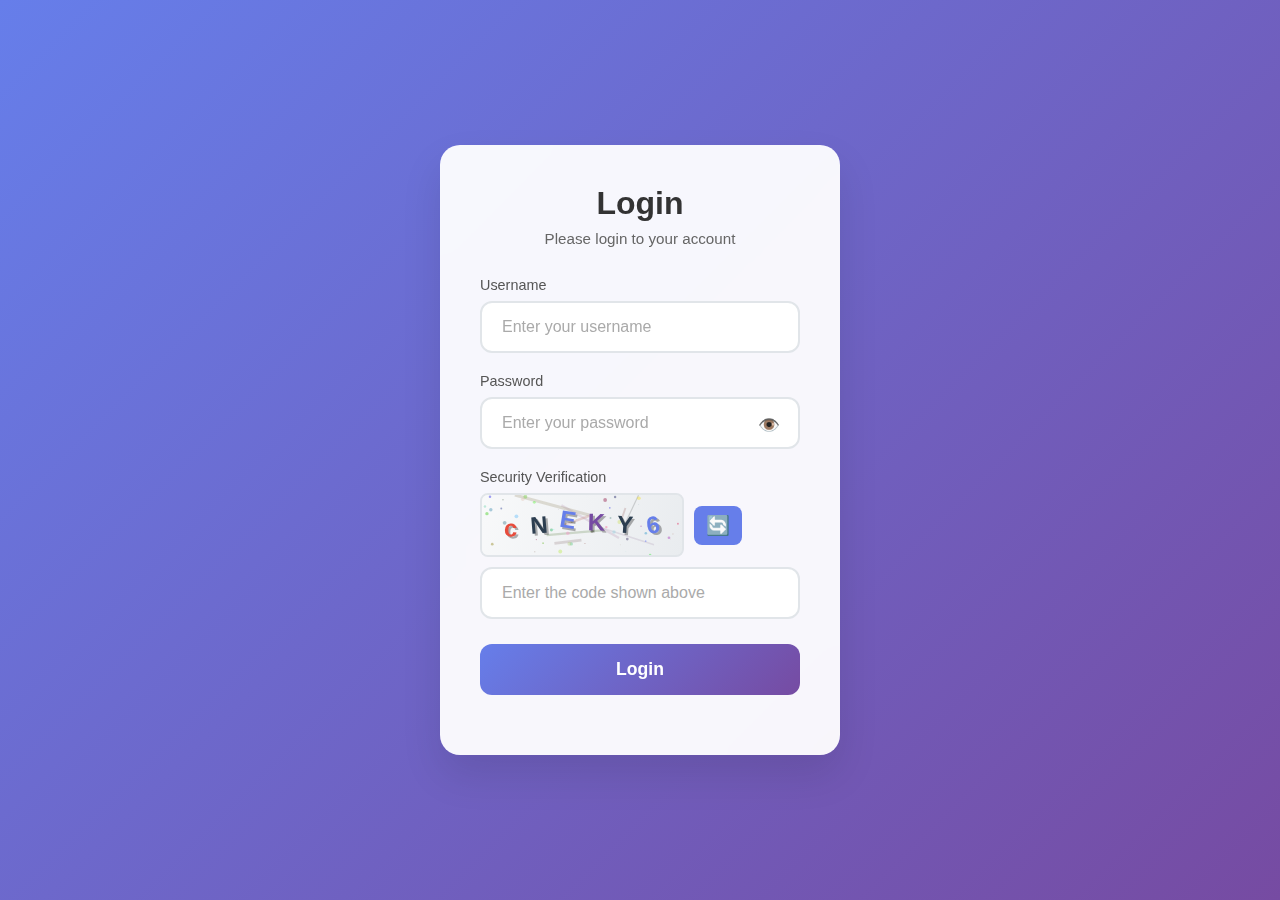
<file: index.html>
<!DOCTYPE html>
<html lang="en">
<head>
    <meta charset="UTF-8">
    <meta name="viewport" content="width=device-width, initial-scale=1.0">
    <title>Login</title>
    <link rel="stylesheet" href="style/index.css">
    <link rel="icon" href="srcimg/college_logo.png" type="image/x-icon">
    <script src="script/security.js"></script>
<body>
    <div class="login-container">
        <div class="login-header">
            <h1>Login</h1>
            <p>Please login to your account</p>
        </div>

        <form class="login-form" onsubmit="handleLogin(event)">
            <div class="form-group">
                <label for="email">Username</label>
                <input  
                    id="email" 
                    name="email" 
                    placeholder="Enter your username"
                    required
                >
            </div>

            <div class="form-group">
                <label for="password">Password</label>
                <input 
                    type="password" 
                    id="password" 
                    name="password" 
                    placeholder="Enter your password"
                    required
                >
                <button type="button" class="password-toggle" onclick="togglePassword()">
                    👁️
                </button>
            </div>

            <div class="form-options hide">
                <div class="remember-me">
                    <input type="checkbox" id="remember" name="remember">
                    <label for="remember">Remember me</label>
                </div>
                <a href="#" class="forgot-password">Forgot Password?</a>
            </div>

            <div class="form-group captcha-container">
                <label for="captcha">Security Verification</label>
                <div class="captcha-wrapper">
                    <div class="captcha-display" id="captchaDisplay">
                        <canvas id="captchaCanvas" width="200" height="60"></canvas>
                        <button type="button" class="captcha-refresh" onclick="generateCaptcha()" title="Refresh CAPTCHA">
                            🔄
                        </button>
                    </div>
                    <input 
                        type="text" 
                        id="captcha" 
                        name="captcha" 
                        placeholder="Enter the code shown above"
                        required
                        autocomplete="off"
                    >
                </div>
            </div>

            <button type="submit" class="login-btn">Login</button>
        </form>

        <div class="divider hide">
            <span>or continue with</span>
        </div>

        <div class="social-login hide">
            <a href="#" class="social-btn">
                <span>🔍</span> Google
            </a>
            <a href="#" class="social-btn">
                <span>📘</span> Facebook
            </a>
        </div>

        <div class="signup-link hide">
            Don't have an account? <a href="#">Sign up here</a>
        </div>
    </div>

    <script src="script/index.js"></script>
</body>
</html>
</file>
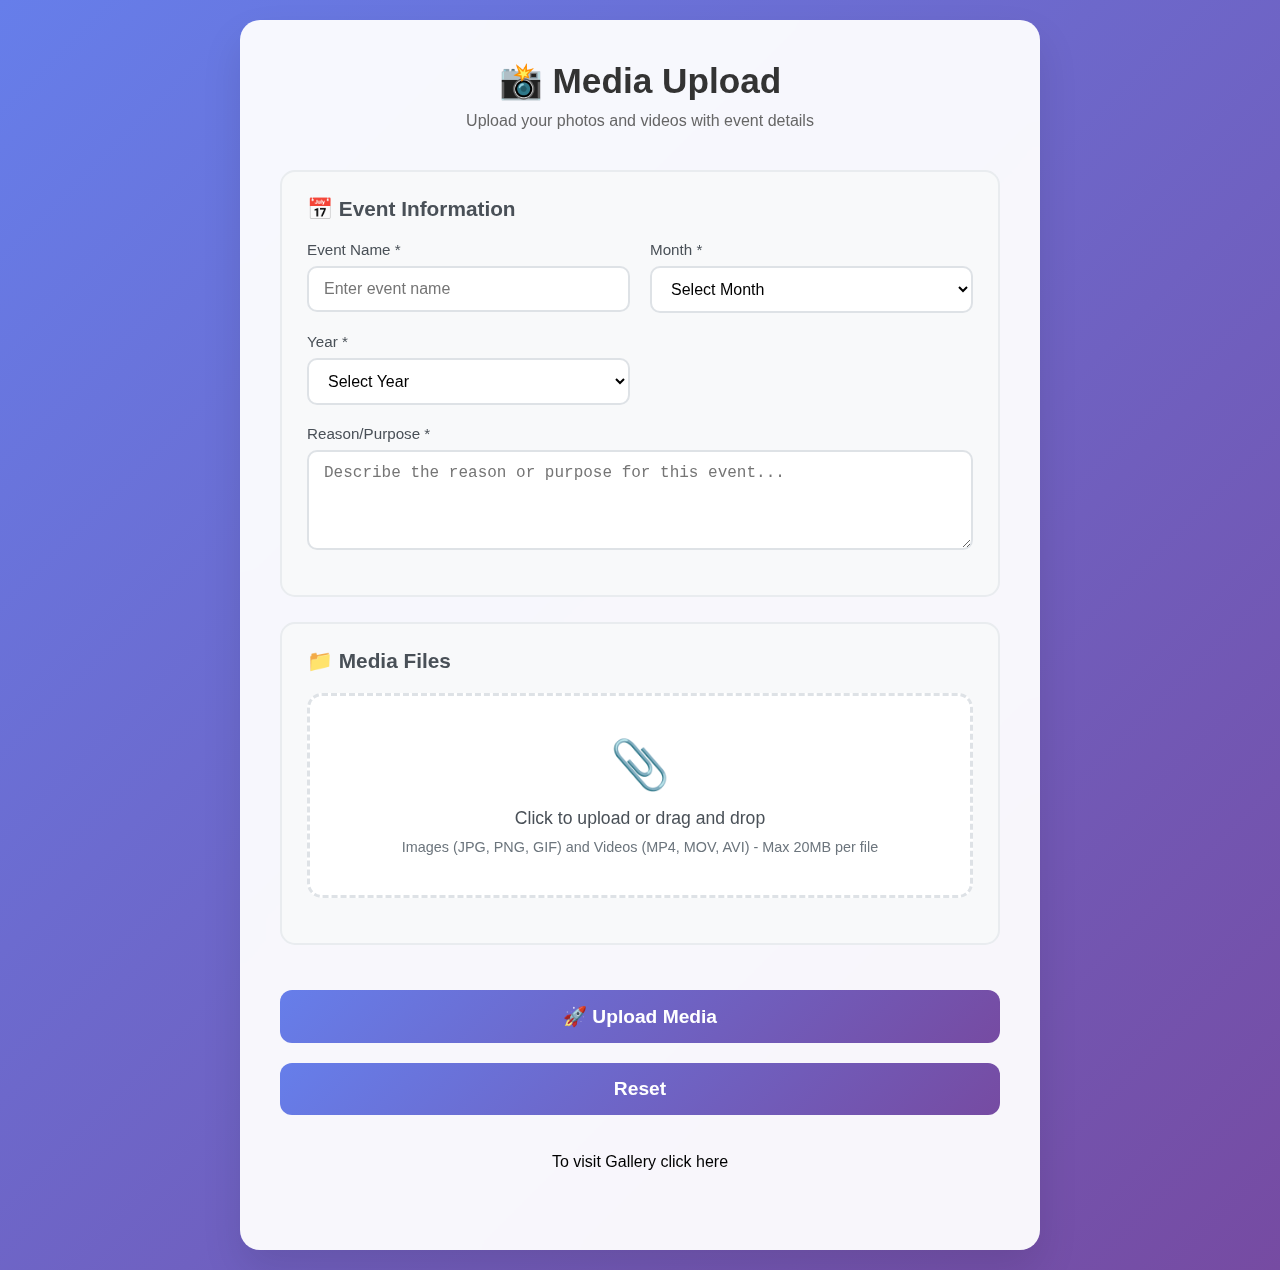
<file: upload.html>
<!DOCTYPE html>
<html lang="en">
<head>
    <meta charset="UTF-8">
    <meta name="viewport" content="width=device-width, initial-scale=1.0">
    <title>Media Upload</title>
    <link rel="stylesheet" href="style/upload.css">
    <link rel="shortcut icon" href="srcimg/college_logo.png" type="image/x-icon">
</head>
<body>
    <div class="upload-container">
        <div class="form-header">
            <h1>📸 Media Upload</h1>
            <p>Upload your photos and videos with event details</p>
        </div>

        <form id="mediaUploadForm" action="https://asc-college-serkadu.free.nf/Rupa mam/upload.php" method="POST" enctype="multipart/form-data">
            <!-- Event Details Section -->
            <div class="form-section">
                <h3 class="section-title">📅 Event Information</h3>
                
                <div class="form-row">
                    <div class="form-group">
                        <label for="eventName">Event Name *</label>
                        <input type="text" id="eventName" name="eventName" placeholder="Enter event name" required>
                    </div>
                    
                    <div class="form-group">
                        <label for="eventMonth">Month *</label>
                        <select id="eventMonth" name="eventMonth" required>
                            <option value="">Select Month</option>
                            <option value="1">January</option>
                            <option value="2">February</option>
                            <option value="3">March</option>
                            <option value="4">April</option>
                            <option value="5">May</option>
                            <option value="6">June</option>
                            <option value="7">July</option>
                            <option value="8">August</option>
                            <option value="9">September</option>
                            <option value="10">October</option>
                            <option value="11">November</option>
                            <option value="12">December</option>
                        </select>
                    </div>
                    
                    <div class="form-group">
                        <label for="eventYear">Year *</label>
                        <select id="eventYear" name="eventYear" required>
                            <option value="">Select Year</option>
                        </select>
                    </div>
                </div>

                <div class="form-row">
                    <div class="form-group">
                        <label for="eventReason">Reason/Purpose *</label>
                        <textarea id="eventReason" name="eventReason" placeholder="Describe the reason or purpose for this event..." required></textarea>
                    </div>
                </div>
            </div>

            <!-- File Upload Section -->
            <div class="form-section">
                <h3 class="section-title">📁 Media Files</h3>
                
                <div class="upload-area" onclick="document.getElementById('fileInput').click()">
                    <div class="upload-icon">📎</div>
                    <div class="upload-text">Click to upload or drag and drop</div>
                    <div class="upload-subtext">Images (JPG, PNG, GIF) and Videos (MP4, MOV, AVI) - Max 20MB per file</div>
                    <input type="file" id="fileInput" name="mediaFiles[]" class="file-input" multiple accept="image/*,video/*">
                </div>

                <div class="file-stats" id="fileStats" style="display: none;">
                    <div class="stat-item">
                        <div class="stat-number" id="imageCount">0</div>
                        <div class="stat-label">Images</div>
                    </div>
                    <div class="stat-item">
                        <div class="stat-number" id="videoCount">0</div>
                        <div class="stat-label">Videos</div>
                    </div>
                    <div class="stat-item">
                        <div class="stat-number" id="totalSize">0 MB</div>
                        <div class="stat-label">Total Size</div>
                    </div>
                </div>

                <div class="file-preview" id="filePreview"></div>
            </div>

            <button type="submit" class="submit-btn" id="submitBtn">
                🚀 Upload Media
            </button>
            <button type="reset" onclick="resetForm()" class="submit-btn" id="submitBtn">
                Reset
            </button>
        </form>
        <div class="gallery-link">
            <p>To visit Gallery<a> click here</a></p>
        </div>
    </div>


    <script src="script/upload.js">
        populateYears();
    </script>
</body>
</html>
</file>
<file: style/index.css>
* {
            margin: 0;
            padding: 0;
            box-sizing: border-box;
        }

        body {
            font-family: 'Segoe UI', Tahoma, Geneva, Verdana, sans-serif;
            background: linear-gradient(135deg, #667eea 0%, #764ba2 100%);
            min-height: 100vh;
            display: flex;
            align-items: center;
            justify-content: center;
            padding: 20px;
        }

        .login-container {
            background: rgba(255, 255, 255, 0.95);
            backdrop-filter: blur(10px);
            border-radius: 20px;
            box-shadow: 0 20px 40px rgba(0, 0, 0, 0.1);
            padding: 40px;
            width: 100%;
            max-width: 400px;
            animation: slideUp 0.6s ease-out;
        }

        @keyframes slideUp {
            from {
                opacity: 0;
                transform: translateY(30px);
            }
            to {
                opacity: 1;
                transform: translateY(0);
            }
        }

        .login-header {
            text-align: center;
            margin-bottom: 30px;
        }

        .login-header h1 {
            color: #333;
            font-size: 2rem;
            font-weight: 600;
            margin-bottom: 8px;
        }

        .login-header p {
            color: #666;
            font-size: 0.95rem;
        }

        .form-group {
            margin-bottom: 20px;
            position: relative;
        }

        .form-group label {
            display: block;
            margin-bottom: 8px;
            color: #555;
            font-weight: 500;
            font-size: 0.9rem;
        }

        .form-group input {
            width: 100%;
            padding: 15px 20px;
            border: 2px solid #e1e5e9;
            border-radius: 12px;
            font-size: 1rem;
            transition: all 0.3s ease;
            background: #fff;
        }

        .form-group input:focus {
            outline: none;
            border-color: #667eea;
            box-shadow: 0 0 0 3px rgba(102, 126, 234, 0.1);
            transform: translateY(-2px);
        }

        .form-group input::placeholder {
            color: #aaa;
        }

        .password-toggle {
            position: absolute;
            right: 15px;
            top: 68%;
            transform: translateY(-50%);
            background: none;
            border: none;
            color: #666;
            cursor: pointer;
            font-size: 1.1rem;
            padding: 5px;
        }

        .password-toggle:hover {
            color: #667eea;
        }

        .form-options {
            display: flex;
            justify-content: space-between;
            align-items: center;
            margin-bottom: 25px;
            flex-wrap: wrap;
            gap: 10px;
        }

        .remember-me {
            display: flex;
            align-items: center;
            gap: 8px;
        }

        .remember-me input[type="checkbox"] {
            width: auto;
            margin: 0;
        }

        .remember-me label {
            margin: 0;
            font-size: 0.9rem;
            color: #666;
            cursor: pointer;
        }

        .forgot-password {
            color: #667eea;
            text-decoration: none;
            font-size: 0.9rem;
            font-weight: 500;
            transition: color 0.3s ease;
        }

        .forgot-password:hover {
            color: #5a6fd8;
            text-decoration: underline;
        }

        .login-btn {
            width: 100%;
            padding: 15px;
            background: linear-gradient(135deg, #667eea 0%, #764ba2 100%);
            color: white;
            border: none;
            border-radius: 12px;
            font-size: 1.1rem;
            font-weight: 600;
            cursor: pointer;
            transition: all 0.3s ease;
            margin-bottom: 20px;
        }

        .login-btn:hover {
            transform: translateY(-2px);
            box-shadow: 0 10px 25px rgba(102, 126, 234, 0.3);
        }

        .login-btn:active {
            transform: translateY(0);
        }

        .divider {
            text-align: center;
            margin: 25px 0;
            position: relative;
            color: #666;
            font-size: 0.9rem;
        }

        .divider::before {
            content: '';
            position: absolute;
            top: 50%;
            left: 0;
            right: 0;
            height: 1px;
            background: #e1e5e9;
            z-index: 1;
        }

        .divider span {
            background: rgba(255, 255, 255, 0.95);
            padding: 0 15px;
            position: relative;
            z-index: 2;
        }

        .social-login {
            display: flex;
            gap: 10px;
            margin-bottom: 25px;
        }

        .social-btn {
            flex: 1;
            padding: 12px;
            border: 2px solid #e1e5e9;
            border-radius: 12px;
            background: white;
            color: #666;
            text-decoration: none;
            text-align: center;
            font-weight: 500;
            transition: all 0.3s ease;
            display: flex;
            align-items: center;
            justify-content: center;
            gap: 8px;
        }

        .social-btn:hover {
            border-color: #667eea;
            color: #667eea;
            transform: translateY(-2px);
        }

        .signup-link {
            text-align: center;
            color: #666;
            font-size: 0.95rem;
        }

        .signup-link a {
            color: #667eea;
            text-decoration: none;
            font-weight: 600;
        }

        .signup-link a:hover {
            text-decoration: underline;
        }

        /* CAPTCHA Styles */
        .captcha-container {
            margin-bottom: 25px;
        }

        .captcha-wrapper {
            display: flex;
            flex-direction: column;
            gap: 10px;
        }

        .captcha-display {
            display: flex;
            align-items: center;
            gap: 10px;
        }

        #captchaCanvas {
            border: 2px solid #e1e5e9;
            border-radius: 8px;
            background: linear-gradient(135deg, #f8f9fa 0%, #e9ecef 100%);
            cursor: pointer;
            transition: all 0.3s ease;
        }

        #captchaCanvas:hover {
            border-color: #667eea;
            transform: translateY(-1px);
        }

        .captcha-refresh {
            background: #667eea;
            color: white;
            border: none;
            border-radius: 8px;
            padding: 8px 12px;
            cursor: pointer;
            font-size: 1.2rem;
            transition: all 0.3s ease;
            height: fit-content;
        }

        .captcha-refresh:hover {
            background: #5a6fd8;
            transform: translateY(-2px);
        }

        .captcha-error {
            color: #dc3545;
            font-size: 0.85rem;
            margin-top: 5px;
            display: none;
        }

        /* Responsive Design */
        @media (max-width: 480px) {
            .login-container {
                padding: 30px 20px;
                margin: 10px;
            }

            .login-header h1 {
                font-size: 1.75rem;
            }

            .form-options {
                flex-direction: column;
                align-items: flex-start;
            }

            .social-login {
                flex-direction: column;
            }

            .social-btn {
                width: 100%;
            }

            .captcha-display {
                flex-direction: column;
                align-items: stretch;
            }

            #captchaCanvas {
                width: 100%;
                height: 50px;
            }

            .captcha-refresh {
                align-self: center;
                margin-top: 5px;
            }
        }

        @media (max-width: 360px) {
            .login-container {
                padding: 25px 15px;
            }

            .form-group input {
                padding: 12px 15px;
            }

            .login-btn {
                padding: 12px;
            }
        }

        .hide{
            display: none;
        }
</file>
<file: style/upload.css>
* {
            margin: 0;
            padding: 0;
            box-sizing: border-box;
        }

        body {
            font-family: 'Segoe UI', Tahoma, Geneva, Verdana, sans-serif;
            background: linear-gradient(135deg, #667eea 0%, #764ba2 100%);
            min-height: 100vh;
            padding: 20px;
        }

        .upload-container {
            max-width: 800px;
            margin: 0 auto;
            background: rgba(255, 255, 255, 0.95);
            backdrop-filter: blur(10px);
            border-radius: 20px;
            box-shadow: 0 20px 40px rgba(0, 0, 0, 0.1);
            padding: 40px;
            animation: slideUp 0.6s ease-out;
        }

        @keyframes slideUp {
            from {
                opacity: 0;
                transform: translateY(30px);
            }
            to {
                opacity: 1;
                transform: translateY(0);
            }
        }

        .form-header {
            text-align: center;
            margin-bottom: 40px;
        }

        .form-header h1 {
            color: #333;
            font-size: 2.2rem;
            font-weight: 600;
            margin-bottom: 10px;
        }

        .form-header p {
            color: #666;
            font-size: 1rem;
        }

        .form-section {
            background: #f8f9fa;
            border-radius: 15px;
            padding: 25px;
            margin-bottom: 25px;
            border: 2px solid #e9ecef;
        }

        .section-title {
            color: #495057;
            font-size: 1.3rem;
            font-weight: 600;
            margin-bottom: 20px;
            display: flex;
            align-items: center;
            gap: 10px;
        }

        .form-row {
            display: grid;
            grid-template-columns: repeat(auto-fit, minmax(250px, 1fr));
            gap: 20px;
            margin-bottom: 20px;
        }

        .form-group {
            display: flex;
            flex-direction: column;
        }

        .form-group label {
            margin-bottom: 8px;
            color: #495057;
            font-weight: 500;
            font-size: 0.95rem;
        }

        .form-group input,
        .form-group select,
        .form-group textarea {
            padding: 12px 15px;
            border: 2px solid #dee2e6;
            border-radius: 10px;
            font-size: 1rem;
            transition: all 0.3s ease;
            background: white;
        }

        .form-group input:focus,
        .form-group select:focus,
        .form-group textarea:focus {
            outline: none;
            border-color: #667eea;
            box-shadow: 0 0 0 3px rgba(102, 126, 234, 0.1);
            transform: translateY(-2px);
        }

        .form-group textarea {
            resize: vertical;
            min-height: 100px;
        }

        .upload-area {
            border: 3px dashed #dee2e6;
            border-radius: 15px;
            padding: 40px 20px;
            text-align: center;
            background: white;
            transition: all 0.3s ease;
            cursor: pointer;
            position: relative;
        }

        .upload-area:hover {
            border-color: #667eea;
            background: rgba(102, 126, 234, 0.05);
        }

        .upload-area.dragover {
            border-color: #667eea;
            background: rgba(102, 126, 234, 0.1);
            transform: scale(1.02);
        }

        .upload-icon {
            font-size: 3rem;
            color: #adb5bd;
            margin-bottom: 15px;
        }

        .upload-text {
            color: #495057;
            font-size: 1.1rem;
            margin-bottom: 10px;
        }

        .upload-subtext {
            color: #6c757d;
            font-size: 0.9rem;
        }

        .file-input {
            position: absolute;
            width: 100%;
            height: 100%;
            opacity: 0;
            cursor: pointer;
        }

        .file-preview {
            margin-top: 20px;
            display: grid;
            grid-template-columns: repeat(auto-fill, minmax(150px, 1fr));
            gap: 15px;
        }

        .file-item {
            background: white;
            border-radius: 10px;
            padding: 15px;
            box-shadow: 0 2px 10px rgba(0, 0, 0, 0.1);
            position: relative;
            text-align: center;
        }

        .file-item img,
        .file-item video {
            width: 100%;
            height: 80px;
            object-fit: cover;
            border-radius: 8px;
            margin-bottom: 8px;
        }

        .file-name {
            font-size: 0.8rem;
            color: #495057;
            word-break: break-all;
            margin-bottom: 5px;
        }

        .file-size {
            font-size: 0.7rem;
            color: #6c757d;
        }

        .remove-file {
            position: absolute;
            top: 5px;
            right: 5px;
            background: #dc3545;
            color: white;
            border: none;
            border-radius: 50%;
            width: 25px;
            height: 25px;
            cursor: pointer;
            font-size: 0.8rem;
            display: flex;
            align-items: center;
            justify-content: center;
        }

        .remove-file:hover {
            background: #c82333;
        }

        .progress-bar {
            width: 100%;
            height: 6px;
            background: #e9ecef;
            border-radius: 3px;
            margin-top: 10px;
            overflow: hidden;
        }

        .progress-fill {
            height: 100%;
            background: linear-gradient(90deg, #667eea, #764ba2);
            width: 0%;
            transition: width 0.3s ease;
        }

        .submit-btn {
            width: 100%;
            padding: 15px;
            background: linear-gradient(135deg, #667eea 0%, #764ba2 100%);
            color: white;
            border: none;
            border-radius: 12px;
            font-size: 1.2rem;
            font-weight: 600;
            cursor: pointer;
            transition: all 0.3s ease;
            margin-top: 20px;
        }

        .submit-btn:hover {
            transform: translateY(-2px);
            box-shadow: 0 10px 25px rgba(102, 126, 234, 0.3);
        }

        .submit-btn:disabled {
            background: #6c757d;
            cursor: not-allowed;
            transform: none;
        }

        .file-stats {
            display: flex;
            justify-content: space-around;
            background: white;
            border-radius: 10px;
            padding: 15px;
            margin-top: 15px;
            text-align: center;
        }

        .stat-item {
            color: #495057;
        }

        .stat-number {
            font-size: 1.5rem;
            font-weight: 600;
            color: #667eea;
        }

        .stat-label {
            font-size: 0.9rem;
        }

        /* Responsive Design */
        @media (max-width: 768px) {
            .upload-container {
                padding: 25px 20px;
                margin: 10px;
            }

            .form-header h1 {
                font-size: 1.8rem;
            }

            .form-row {
                grid-template-columns: 1fr;
            }

            .form-section {
                padding: 20px 15px;
            }

            .upload-area {
                padding: 30px 15px;
            }

            .file-preview {
                grid-template-columns: repeat(auto-fill, minmax(120px, 1fr));
            }
            .gallery-link{
                padding: 3vh;
            }
        }

        @media (max-width: 480px) {
            .upload-container {
                padding: 20px 15px;
            }

            .upload-area {
                padding: 25px 10px;
            }

            .upload-icon {
                font-size: 2rem;
            }

            .file-stats {
                flex-direction: column;
                gap: 10px;
            }
        }

        .gallery-link{
            text-align: center;
            padding: 3vw;
        }
</file>
